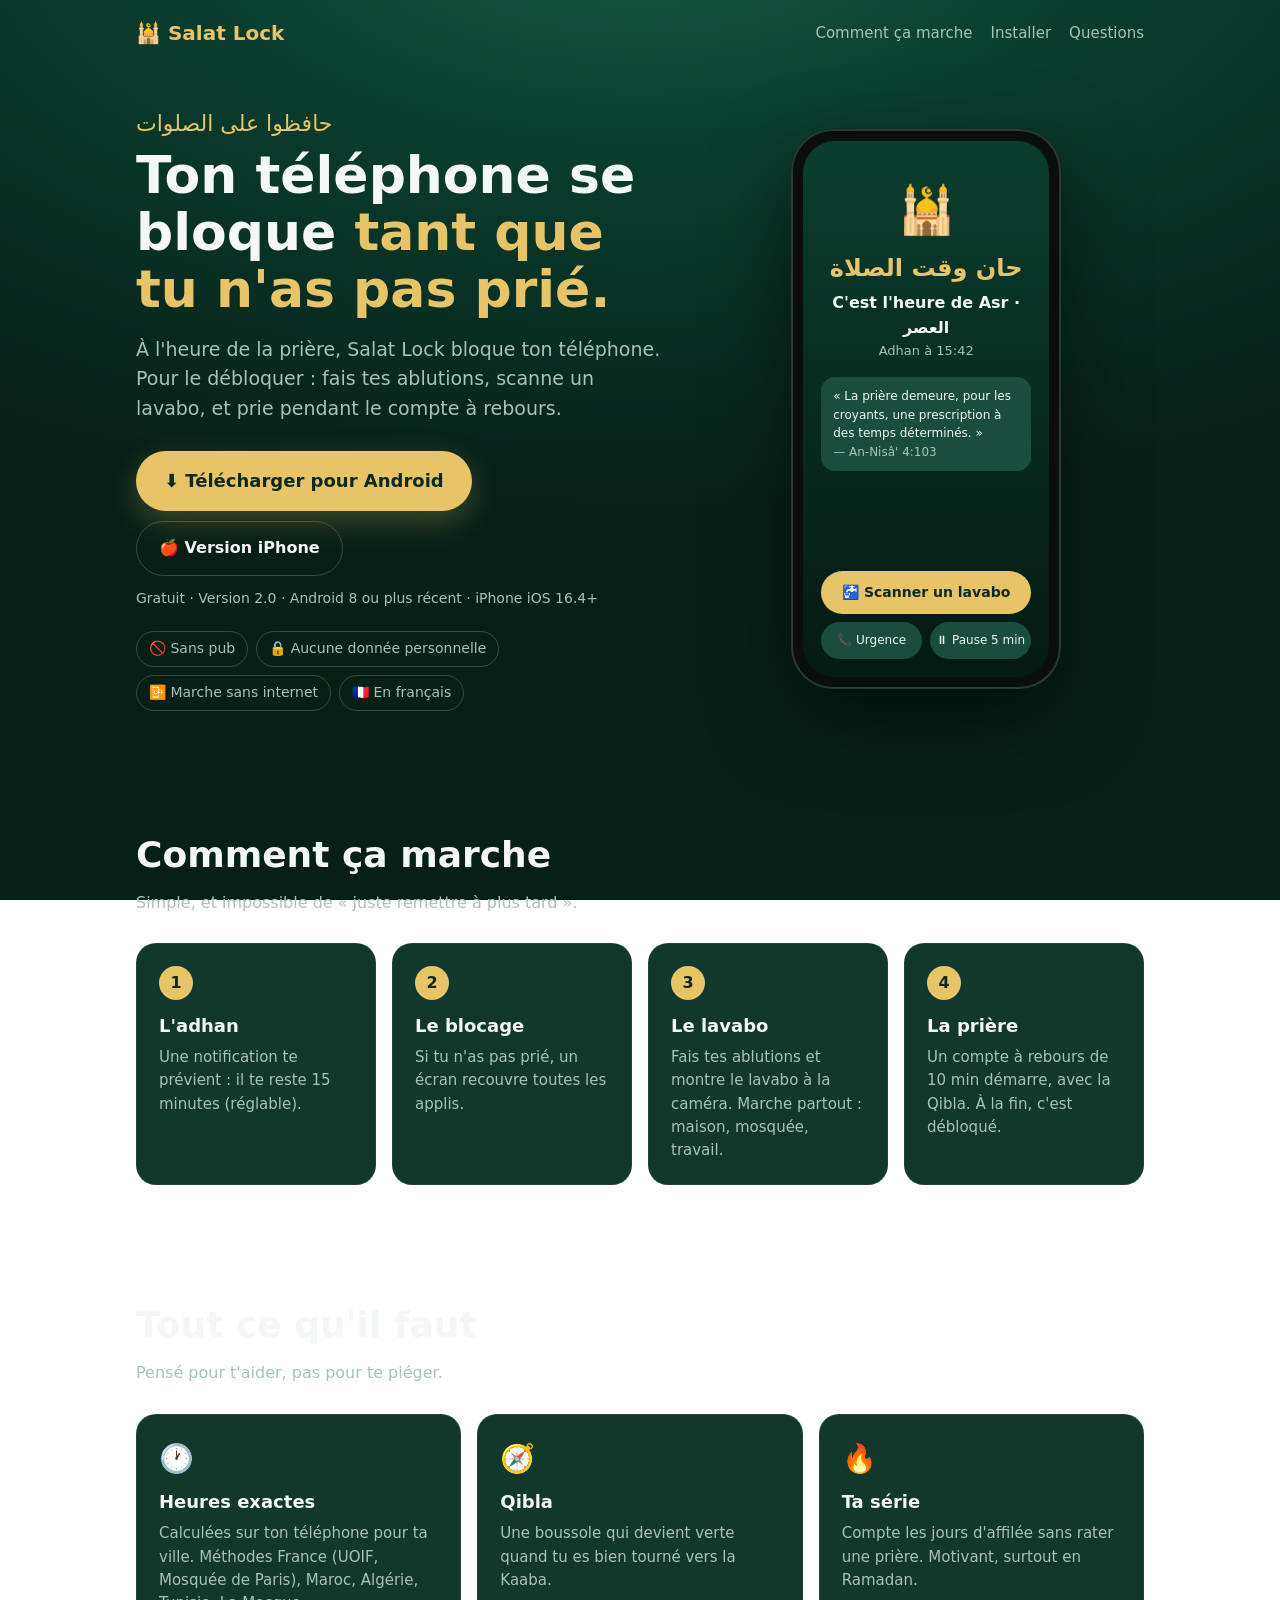
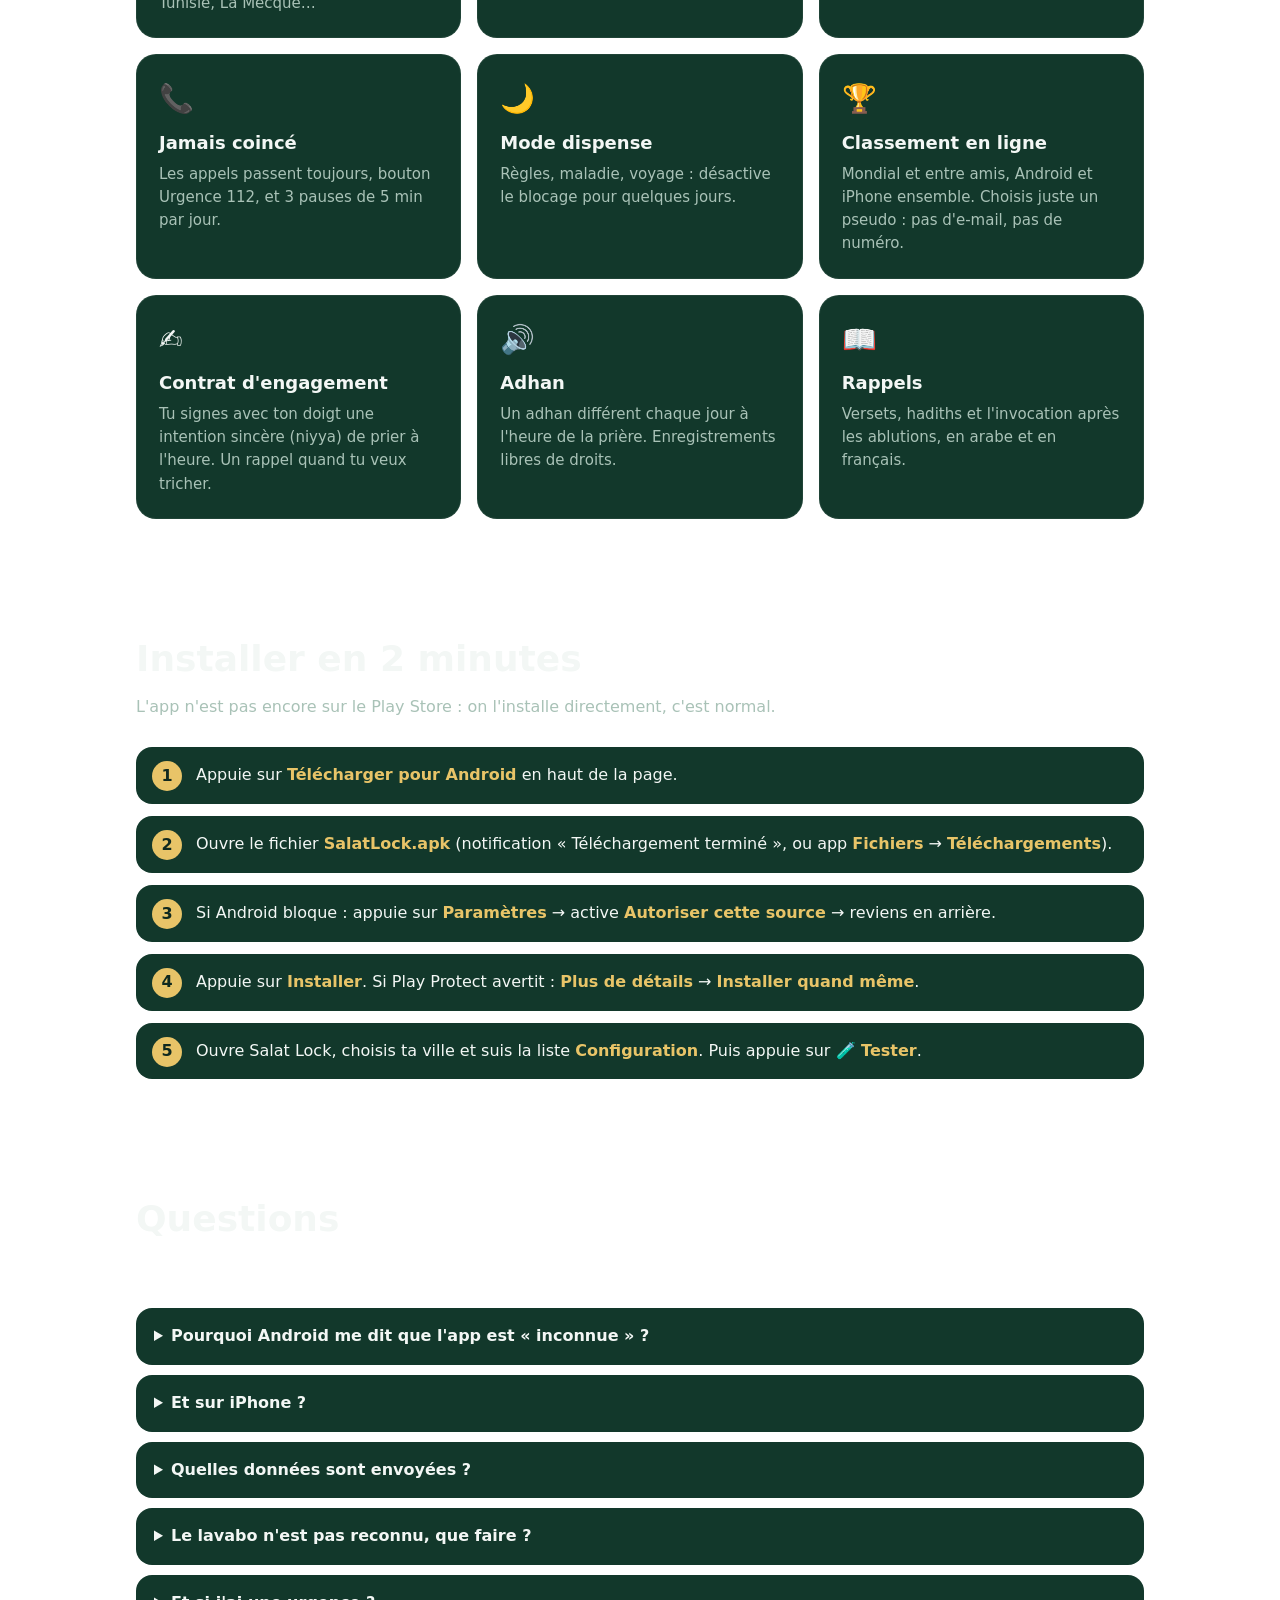
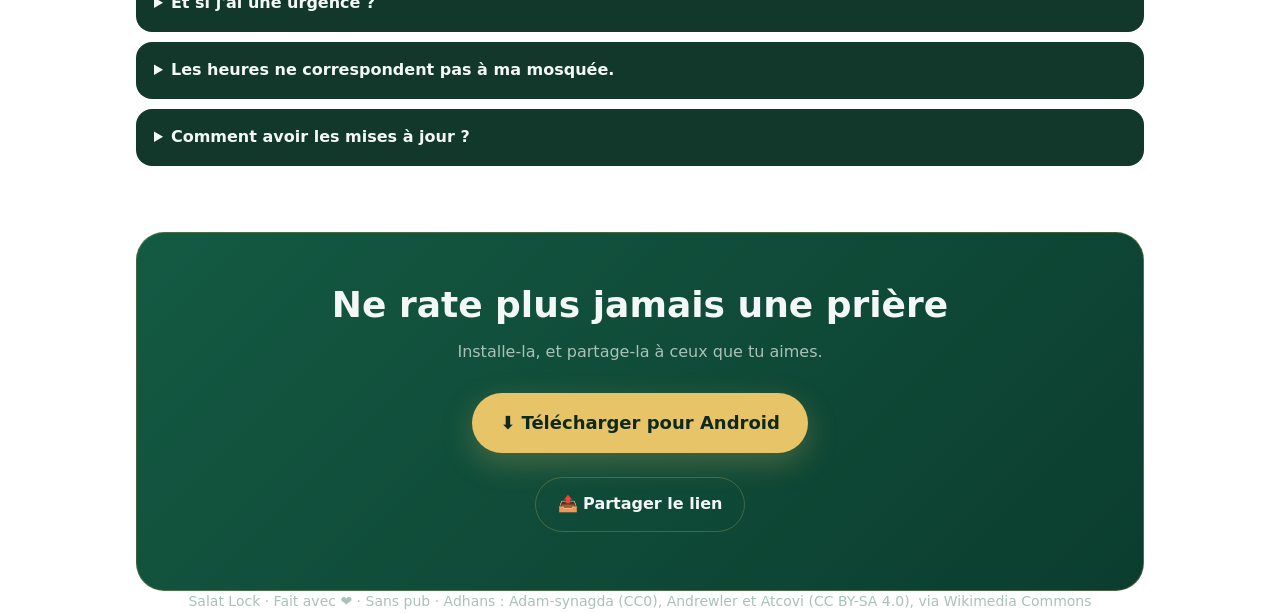
<file: docs/index.html>
<!doctype html>
<html lang="fr">
<head>
<meta charset="utf-8">
<meta name="viewport" content="width=device-width, initial-scale=1">
<title>Salat Lock</title>
<meta name="description" content="Ton téléphone se bloque tant que tu n'as pas prié. Scanne un lavabo, prie, c'est débloqué. Gratuit, sans pub, sans pistage.">
<meta property="og:title" content="Salat Lock 🕌 — Ne rate plus jamais une prière">
<meta property="og:description" content="Le téléphone se bloque à l'heure de la prière. Pour débloquer : scanne un lavabo, puis prie. Gratuit, sans pub.">
<meta name="theme-color" content="#0B3D2E">
<link rel="icon" href="data:image/svg+xml,<svg xmlns='http://www.w3.org/2000/svg' viewBox='0 0 100 100'><rect width='100' height='100' rx='22' fill='%230B3D2E'/><text x='50' y='70' font-size='60' text-anchor='middle'>🕌</text></svg>">
<style>
  :root {
    --bg: #062018; --bg2: #0B3D2E; --card: #12382B; --gold: #E8C468; --text: #F3F7F5;
    --muted: #A9C2B7; --green: #2E9E6B; --line: rgba(232,196,104,.25);
  }
  * { box-sizing: border-box; }
  html { scroll-behavior: smooth; }
  body {
    margin: 0; font-family: system-ui, -apple-system, "Segoe UI", Roboto, sans-serif;
    background: radial-gradient(1200px 600px at 50% -10%, #145a43 0%, var(--bg2) 40%, var(--bg) 100%) fixed;
    color: var(--text); line-height: 1.55;
  }
  .wrap { max-width: 1040px; margin: 0 auto; padding: 0 16px; }
  header { display: flex; align-items: center; justify-content: space-between; padding: 18px 0; }
  .logo { font-weight: 800; font-size: 20px; color: var(--gold); text-decoration: none; }
  .nav a { color: var(--muted); text-decoration: none; margin-left: 18px; font-size: 15px; }
  .hero { display: grid; grid-template-columns: 1.1fr .9fr; gap: 40px; align-items: center; padding: 40px 0 60px; }
  .ar { font-size: 22px; color: var(--gold); margin: 0 0 6px; }
  h1 { font-size: clamp(32px, 5vw, 52px); line-height: 1.1; margin: 0 0 16px; }
  h1 span { color: var(--gold); }
  .lead { font-size: 19px; color: var(--muted); margin: 0 0 28px; max-width: 34em; }
  .btn {
    display: inline-flex; align-items: center; gap: 10px; background: var(--gold); color: #10291F;
    font-weight: 800; font-size: 18px; padding: 16px 28px; border-radius: 999px; text-decoration: none;
    box-shadow: 0 10px 30px rgba(232,196,104,.25); transition: transform .15s;
  }
  .btn:hover { transform: translateY(-2px); }
  .btn.ghost { background: transparent; color: var(--text); border: 1px solid var(--line); box-shadow: none; font-size: 16px; padding: 14px 22px; }
  .small { font-size: 14px; color: var(--muted); margin-top: 12px; }
  .badges { display: flex; flex-wrap: wrap; gap: 8px; margin-top: 22px; }
  .badge { border: 1px solid var(--line); border-radius: 999px; padding: 6px 12px; font-size: 14px; color: var(--muted); }

  /* Téléphone */
  .phone {
    width: 270px; height: 560px; margin: 0 auto; border-radius: 42px; padding: 12px;
    background: #0a0f0d; box-shadow: 0 30px 80px rgba(0,0,0,.5), inset 0 0 0 2px #2a3a33;
  }
  .screen {
    height: 100%; border-radius: 32px; overflow: hidden; text-align: center; padding: 34px 18px 18px;
    background: linear-gradient(#0B3D2E, #041A12); display: flex; flex-direction: column; align-items: center;
  }
  .screen .em { font-size: 46px; }
  .screen .t1 { color: var(--gold); font-size: 24px; font-weight: 800; margin-top: 4px; }
  .screen .t2 { font-weight: 700; margin-top: 4px; }
  .screen .t3 { color: var(--muted); font-size: 13px; }
  .screen .q { background: #1A4D3D; border-radius: 14px; padding: 10px 12px; font-size: 12px; text-align: left; margin-top: 16px; }
  .screen .b { background: var(--gold); color: #10291F; font-weight: 800; border-radius: 999px; padding: 11px; width: 100%; margin-top: auto; font-size: 14px; }
  .screen .row { display: flex; gap: 8px; width: 100%; margin-top: 8px; }
  .screen .row div { flex: 1; background: #1A4D3D; border-radius: 999px; padding: 9px 0; font-size: 12px; }

  section { padding: 56px 0; }
  h2 { font-size: clamp(26px, 3.5vw, 36px); margin: 0 0 8px; }
  .sub { color: var(--muted); margin: 0 0 28px; }
  .steps { display: grid; grid-template-columns: repeat(4, 1fr); gap: 16px; }
  .card { background: var(--card); border: 1px solid rgba(255,255,255,.06); border-radius: 20px; padding: 22px; }
  .card .n { width: 34px; height: 34px; border-radius: 50%; background: var(--gold); color: #10291F; font-weight: 800; display: grid; place-items: center; margin-bottom: 12px; }
  .card h3 { margin: 0 0 6px; font-size: 18px; }
  .card p { margin: 0; color: var(--muted); font-size: 15px; }
  .feats { display: grid; grid-template-columns: repeat(3, 1fr); gap: 16px; }
  .feats .ic { font-size: 28px; margin-bottom: 8px; }
  ol.install { counter-reset: s; list-style: none; padding: 0; margin: 0; display: grid; gap: 12px; }
  ol.install li { counter-increment: s; background: var(--card); border-radius: 16px; padding: 16px 18px 16px 60px; position: relative; }
  ol.install li::before { content: counter(s); position: absolute; left: 16px; top: 14px; width: 30px; height: 30px; border-radius: 50%; background: var(--gold); color: #10291F; font-weight: 800; display: grid; place-items: center; }
  ol.install b { color: var(--gold); }
  details { background: var(--card); border-radius: 16px; padding: 16px 18px; margin-bottom: 10px; }
  summary { cursor: pointer; font-weight: 700; }
  details p { color: var(--muted); margin: 10px 0 0; }
  .cta { text-align: center; background: linear-gradient(135deg, #145a43, #0B3D2E); border: 1px solid var(--line); border-radius: 28px; padding: 44px 20px; }
  footer { text-align: center; color: var(--muted); font-size: 14px; padding: 30px 0 50px; }
  footer a { color: var(--muted); }

  @media (max-width: 860px) {
    .hero { grid-template-columns: 1fr; text-align: center; padding-top: 16px; }
    .lead { margin-left: auto; margin-right: auto; }
    .badges { justify-content: center; }
    .steps { grid-template-columns: 1fr 1fr; }
    .feats { grid-template-columns: 1fr; }
    .nav { display: none; }
  }
  @media (max-width: 480px) { .steps { grid-template-columns: 1fr; } .btn { width: 100%; justify-content: center; } }
</style>
</head>
<body>
<div class="wrap">
  <header>
    <a class="logo" href="#">🕌 Salat Lock</a>
    <nav class="nav"><a href="#comment">Comment ça marche</a><a href="#installer">Installer</a><a href="#faq">Questions</a></nav>
  </header>

  <div class="hero">
    <div>
      <p class="ar">حافظوا على الصلوات</p>
      <h1>Ton téléphone se bloque <span>tant que tu n'as pas prié.</span></h1>
      <p class="lead">À l'heure de la prière, Salat Lock bloque ton téléphone. Pour le débloquer : fais tes ablutions, scanne un lavabo, et prie pendant le compte à rebours.</p>
      <div id="ios" style="display:none">
        <a class="btn" href="app/">🍎 Installer sur iPhone</a>
        <ol class="small" style="text-align:left;margin:14px auto 0;max-width:30em;padding-left:22px;line-height:1.7">
          <li>Ouvre ce lien dans <b>Safari</b></li>
          <li>Appuie sur <b>Partager</b> (carré avec une flèche ⬆️)</li>
          <li>Choisis <b>« Sur l'écran d'accueil »</b>, puis ouvre l'app depuis l'icône</li>
        </ol>
      </div>
      <a class="btn" href="SalatLock.apk" download id="dl">⬇️ Télécharger pour Android</a>
      <a class="btn ghost" href="app/" style="margin-top:10px" id="iosalt">🍎 Version iPhone</a>
      <p class="small">Gratuit · <span id="ver">Version 2.0</span> · Android 8 ou plus récent · iPhone iOS 16.4+</p>
      <div class="badges">
        <span class="badge">🚫 Sans pub</span><span class="badge">🔒 Aucune donnée personnelle</span>
        <span class="badge">📴 Marche sans internet</span><span class="badge">🇫🇷 En français</span>
      </div>
    </div>
    <div class="phone" aria-hidden="true">
      <div class="screen">
        <div class="em">🕌</div>
        <div class="t1">حان وقت الصلاة</div>
        <div class="t2">C'est l'heure de Asr · العصر</div>
        <div class="t3">Adhan à 15:42</div>
        <div class="q">« La prière demeure, pour les croyants, une prescription à des temps déterminés. »<br><span style="color:#A9C2B7">— An-Nisâ' 4:103</span></div>
        <div class="b">🚰 Scanner un lavabo</div>
        <div class="row"><div>📞 Urgence</div><div>⏸ Pause 5 min</div></div>
      </div>
    </div>
  </div>
</div>

<section id="comment">
  <div class="wrap">
    <h2>Comment ça marche</h2>
    <p class="sub">Simple, et impossible de « juste remettre à plus tard ».</p>
    <div class="steps">
      <div class="card"><div class="n">1</div><h3>L'adhan</h3><p>Une notification te prévient : il te reste 15 minutes (réglable).</p></div>
      <div class="card"><div class="n">2</div><h3>Le blocage</h3><p>Si tu n'as pas prié, un écran recouvre toutes les applis.</p></div>
      <div class="card"><div class="n">3</div><h3>Le lavabo</h3><p>Fais tes ablutions et montre le lavabo à la caméra. Marche partout : maison, mosquée, travail.</p></div>
      <div class="card"><div class="n">4</div><h3>La prière</h3><p>Un compte à rebours de 10 min démarre, avec la Qibla. À la fin, c'est débloqué.</p></div>
    </div>
  </div>
</section>

<section>
  <div class="wrap">
    <h2>Tout ce qu'il faut</h2>
    <p class="sub">Pensé pour t'aider, pas pour te piéger.</p>
    <div class="feats">
      <div class="card"><div class="ic">🕐</div><h3>Heures exactes</h3><p>Calculées sur ton téléphone pour ta ville. Méthodes France (UOIF, Mosquée de Paris), Maroc, Algérie, Tunisie, La Mecque…</p></div>
      <div class="card"><div class="ic">🧭</div><h3>Qibla</h3><p>Une boussole qui devient verte quand tu es bien tourné vers la Kaaba.</p></div>
      <div class="card"><div class="ic">🔥</div><h3>Ta série</h3><p>Compte les jours d'affilée sans rater une prière. Motivant, surtout en Ramadan.</p></div>
      <div class="card"><div class="ic">📞</div><h3>Jamais coincé</h3><p>Les appels passent toujours, bouton Urgence 112, et 3 pauses de 5 min par jour.</p></div>
      <div class="card"><div class="ic">🌙</div><h3>Mode dispense</h3><p>Règles, maladie, voyage : désactive le blocage pour quelques jours.</p></div>
      <div class="card"><div class="ic">🏆</div><h3>Classement en ligne</h3><p>Mondial et entre amis, Android et iPhone ensemble. Choisis juste un pseudo : pas d'e-mail, pas de numéro.</p></div>
      <div class="card"><div class="ic">✍️</div><h3>Contrat d'engagement</h3><p>Tu signes avec ton doigt une intention sincère (niyya) de prier à l'heure. Un rappel quand tu veux tricher.</p></div>
      <div class="card"><div class="ic">🔊</div><h3>Adhan</h3><p>Un adhan différent chaque jour à l'heure de la prière. Enregistrements libres de droits.</p></div>
      <div class="card"><div class="ic">📖</div><h3>Rappels</h3><p>Versets, hadiths et l'invocation après les ablutions, en arabe et en français.</p></div>
    </div>
  </div>
</section>

<section id="installer">
  <div class="wrap">
    <h2>Installer en 2 minutes</h2>
    <p class="sub">L'app n'est pas encore sur le Play Store : on l'installe directement, c'est normal.</p>
    <ol class="install">
      <li>Appuie sur <b>Télécharger pour Android</b> en haut de la page.</li>
      <li>Ouvre le fichier <b>SalatLock.apk</b> (notification « Téléchargement terminé », ou app <b>Fichiers</b> → <b>Téléchargements</b>).</li>
      <li>Si Android bloque : appuie sur <b>Paramètres</b> → active <b>Autoriser cette source</b> → reviens en arrière.</li>
      <li>Appuie sur <b>Installer</b>. Si Play Protect avertit : <b>Plus de détails</b> → <b>Installer quand même</b>.</li>
      <li>Ouvre Salat Lock, choisis ta ville et suis la liste <b>Configuration</b>. Puis appuie sur <b>🧪 Tester</b>.</li>
    </ol>
  </div>
</section>

<section id="faq">
  <div class="wrap">
    <h2>Questions</h2>
    <p class="sub">&nbsp;</p>
    <details><summary>Pourquoi Android me dit que l'app est « inconnue » ?</summary><p>Parce qu'elle ne vient pas du Play Store. Android affiche ce message pour toutes les apps installées comme ça. Salat Lock ne contient ni pub ni pistage et fonctionne sans internet.</p></details>
    <details><summary>Et sur iPhone ?</summary><p>Oui ! Ouvre <a href="app/" style="color:var(--gold)">la version iPhone</a> dans Safari, ajoute-la à l'écran d'accueil (Partager → « Sur l'écran d'accueil »), puis suis le guide pour créer le Raccourci (5 minutes). Le Raccourci t'envoie sur Salat Lock quand tu ouvres TikTok, Instagram… à l'heure de la prière.</p></details>
    <details><summary>Quelles données sont envoyées ?</summary><p>Aucune donnée personnelle. Un compteur anonyme d'installations (un code au hasard). Si tu rejoins le classement : ton pseudo, ta série et ton nombre de prières. Sur iPhone, tes horaires de prière avec un code au hasard, pour que le Raccourci sache quand bloquer. Pas de nom, pas d'e-mail, pas de numéro, pas de pub.</p></details>
    <details><summary>Le lavabo n'est pas reconnu, que faire ?</summary><p>Recule un peu pour avoir tout le lavabo dans le cadre, avec de la lumière. Tu peux aussi monter la sensibilité dans les Réglages.</p></details>
    <details><summary>Et si j'ai une urgence ?</summary><p>Les appels entrants ne sont jamais bloqués, le bouton Urgence appelle le 112, et tu as 3 pauses de 5 minutes par jour.</p></details>
    <details><summary>Les heures ne correspondent pas à ma mosquée.</summary><p>Dans Réglages, change la méthode de calcul (par exemple UOIF 12° ou Mosquée de Paris en France, Habous au Maroc).</p></details>
    <details><summary>Comment avoir les mises à jour ?</summary><p>L'app te prévient toute seule quand une nouvelle version est disponible. Elle s'installe par-dessus, tes réglages et ta série sont gardés.</p></details>
  </div>
</section>

<div class="wrap">
  <div class="cta">
    <h2>Ne rate plus jamais une prière</h2>
    <p class="sub">Installe-la, et partage-la à ceux que tu aimes.</p>
    <a class="btn" href="SalatLock.apk" download>⬇️ Télécharger pour Android</a>
    <p class="small"><a class="btn ghost" href="#" id="share" style="margin-top:12px">📤 Partager le lien</a></p>
  </div>
</div>

<footer class="wrap">Salat Lock · Fait avec ❤️ · Sans pub · Adhans : Adam-synagda (CC0), Andrewler et Atcovi (CC BY-SA 4.0), via Wikimedia Commons</footer>

<script>
  // iPhone / iPad : on met en avant l'installation iPhone.
  const isIOS = /iPhone|iPad|iPod/.test(navigator.userAgent) || (navigator.platform === 'MacIntel' && navigator.maxTouchPoints > 1);
  if (isIOS) {
    document.getElementById('ios').style.display = 'block';
    const dl = document.getElementById('dl'); dl.classList.add('ghost'); dl.style.marginTop = '12px'; dl.textContent = '🤖 Version Android';
    document.getElementById('iosalt').style.display = 'none';
    document.querySelectorAll('.cta a.btn[download]').forEach(a => { a.href = 'app/'; a.removeAttribute('download'); a.textContent = '🍎 Installer sur iPhone'; });
  }
  // Affiche la version publiée et active le bouton de partage.
  fetch('version.json?t=' + Date.now()).then(r => r.json()).then(v => {
    document.getElementById('ver').textContent = 'Version ' + v.versionName;
  }).catch(() => {});
  document.getElementById('share').addEventListener('click', e => {
    e.preventDefault();
    const data = { title: 'Salat Lock', text: "Le téléphone se bloque tant que tu n'as pas prié 🕌 Gratuit, sans pub :", url: location.href.split('#')[0] };
    if (navigator.share) navigator.share(data).catch(() => {});
    else { navigator.clipboard.writeText(data.url); e.target.textContent = '✅ Lien copié'; }
  });
</script>
</body>
</html>
</file>
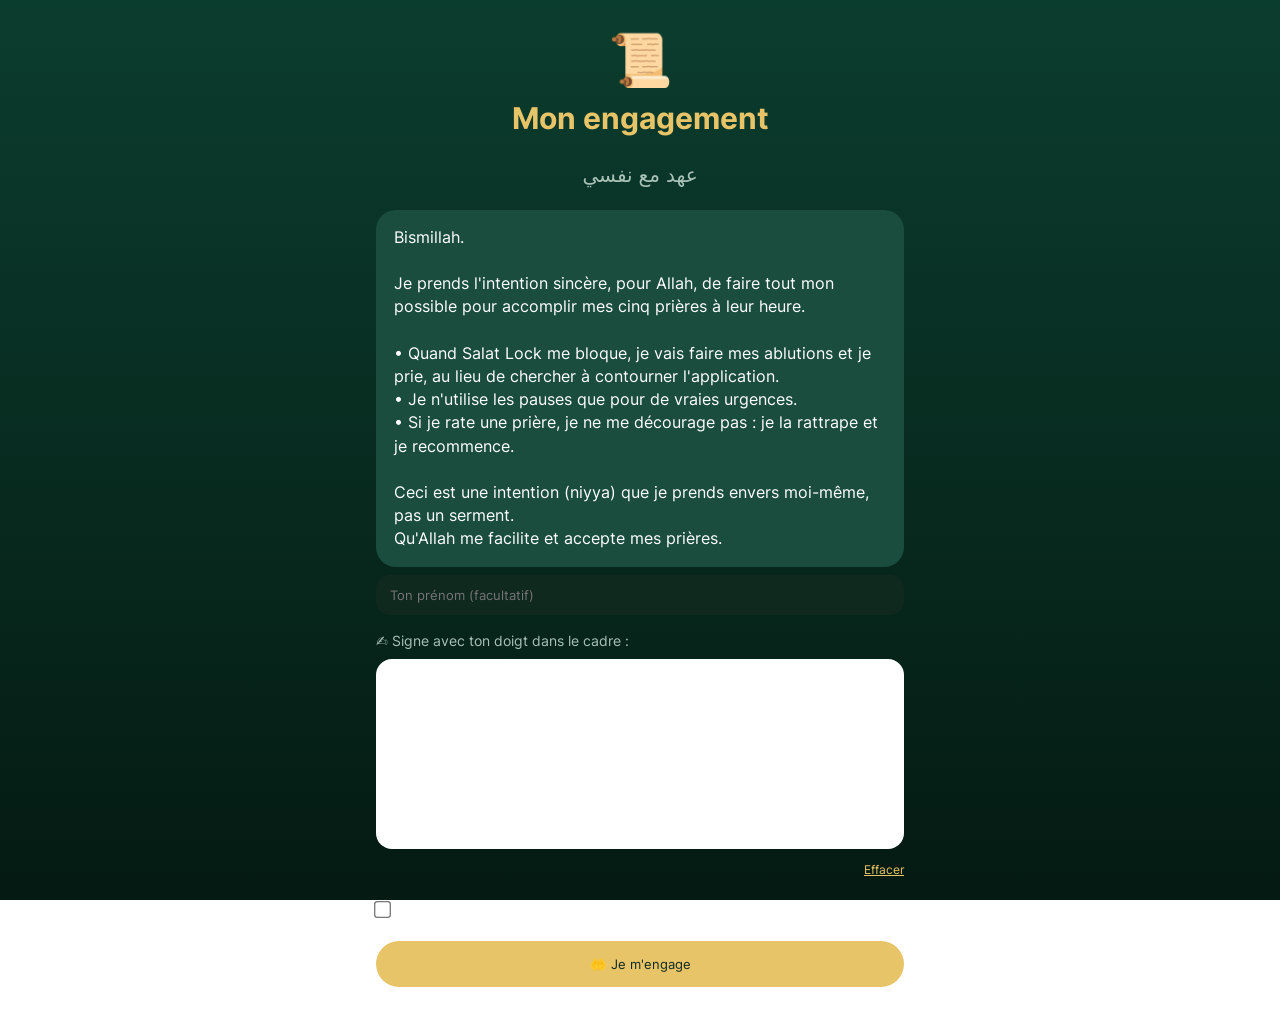
<file: docs/app/index.html>
<!doctype html>
<html lang="fr">
<head>
<meta charset="utf-8">
<meta name="viewport" content="width=device-width, initial-scale=1, viewport-fit=cover">
<title>Salat Lock</title>
<meta name="description" content="Ton téléphone se bloque tant que tu n'as pas prié.">
<meta name="theme-color" content="#0B3D2E">
<meta name="apple-mobile-web-app-capable" content="yes">
<meta name="mobile-web-app-capable" content="yes">
<meta name="apple-mobile-web-app-status-bar-style" content="black-translucent">
<meta name="apple-mobile-web-app-title" content="Salat Lock">
<link rel="apple-touch-icon" href="icons/icon-180.png">
<link rel="icon" href="icons/icon-192.png">
<link rel="manifest" href="manifest.webmanifest">
<link rel="stylesheet" href="style.css">
</head>
<body>
<main id="app"><p class="muted center" style="margin-top:40vh">Chargement…</p></main>
<div id="toast"></div>
<script src="vendor/adhan.min.js"></script>
<script src="app.js"></script>
</body>
</html>
</file>
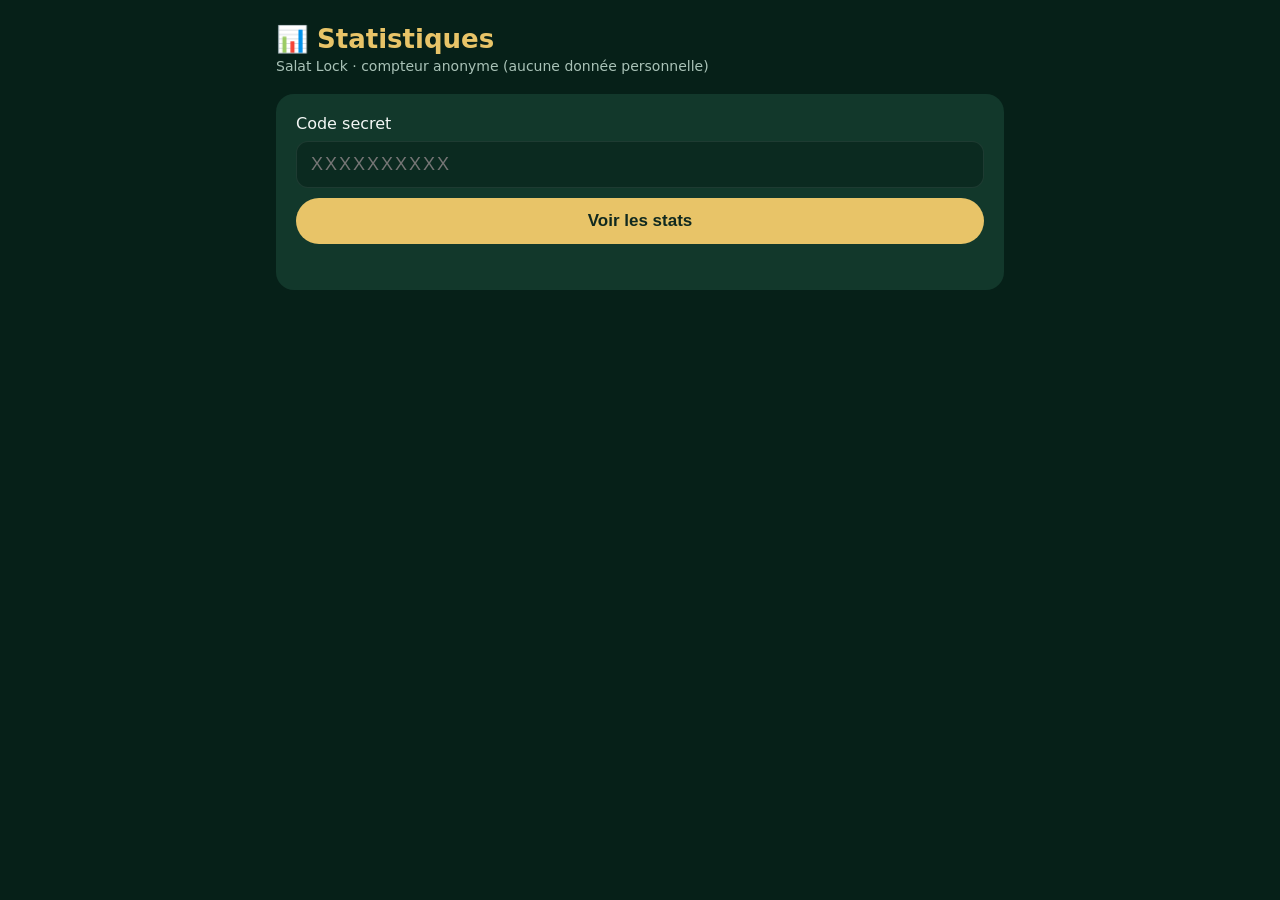
<file: docs/stats.html>
<!doctype html>
<html lang="fr">
<head>
<meta charset="utf-8">
<meta name="viewport" content="width=device-width, initial-scale=1">
<meta name="robots" content="noindex">
<title>Salat Lock · Stats</title>
<style>
  :root { --bg:#062018; --card:#12382B; --gold:#E8C468; --text:#F3F7F5; --muted:#A9C2B7; --line:rgba(255,255,255,.08); }
  * { box-sizing: border-box; }
  body { margin:0; font-family: system-ui, -apple-system, "Segoe UI", Roboto, sans-serif; background: var(--bg); color: var(--text); }
  .wrap { max-width: 760px; margin: 0 auto; padding: 24px 16px 60px; }
  h1 { color: var(--gold); margin: 0 0 4px; font-size: 26px; }
  .sub { color: var(--muted); margin: 0 0 20px; font-size: 14px; }
  .login { background: var(--card); border-radius: 18px; padding: 20px; }
  input { width: 100%; font-size: 18px; padding: 12px 14px; border-radius: 12px; border: 1px solid var(--line); background: #0b2a20; color: var(--text); letter-spacing: 2px; }
  button { margin-top: 10px; width: 100%; font-size: 17px; font-weight: 800; padding: 13px; border: 0; border-radius: 999px; background: var(--gold); color: #10291F; cursor: pointer; }
  .err { color: #ff8a80; margin-top: 10px; min-height: 1em; }
  .tiles { display: grid; grid-template-columns: repeat(2, 1fr); gap: 12px; }
  .tile { background: var(--card); border-radius: 18px; padding: 16px; }
  .tile .v { font-size: 34px; font-weight: 800; color: var(--text); font-variant-numeric: tabular-nums; }
  .tile .l { font-size: 13px; color: var(--muted); margin-top: 2px; }
  .tile.hero { grid-column: 1 / -1; }
  .tile.hero .v { font-size: 52px; color: var(--gold); }
  .tile.hero .l span { color: var(--text); }
  h2 { font-size: 17px; margin: 26px 0 10px; }
  .chart { background: var(--card); border-radius: 18px; padding: 16px 12px 10px; position: relative; }
  .bars { display: flex; align-items: flex-end; gap: 2px; height: 160px; border-bottom: 1px solid var(--line); }
  .bar { flex: 1; display: flex; align-items: flex-end; height: 100%; cursor: default; }
  .bar i { display: block; width: 100%; background: var(--gold); border-radius: 4px 4px 0 0; min-height: 2px; }
  .bar.zero i { background: var(--line); }
  .bar:hover i { filter: brightness(1.15); }
  .axis { display: flex; justify-content: space-between; color: var(--muted); font-size: 11px; margin-top: 6px; }
  .tip { position: absolute; pointer-events: none; background: #0b2a20; border: 1px solid var(--line); color: var(--text); font-size: 13px; padding: 6px 10px; border-radius: 10px; opacity: 0; transform: translate(-50%, -110%); white-space: nowrap; }
  table { width: 100%; border-collapse: collapse; font-size: 14px; }
  td { padding: 8px 4px; border-bottom: 1px solid var(--line); }
  td:last-child { text-align: right; font-variant-numeric: tabular-nums; }
  .muted { color: var(--muted); font-size: 12px; margin-top: 14px; }
  a { color: var(--muted); }
  #dash { display: none; }
</style>
</head>
<body>
<div class="wrap">
  <h1>📊 Statistiques</h1>
  <p class="sub">Salat Lock · compteur anonyme (aucune donnée personnelle)</p>

  <div class="login" id="login">
    <label for="code" style="display:block;margin-bottom:8px">Code secret</label>
    <input id="code" autocomplete="off" autocapitalize="characters" placeholder="XXXXXXXXXX">
    <button id="go">Voir les stats</button>
    <div class="err" id="err"></div>
  </div>

  <div id="dash">
    <div class="tiles">
      <div class="tile hero"><div class="v" id="installs">–</div><div class="l">installations au total · <span id="split"></span></div></div>
      <div class="tile"><div class="v" id="a1">–</div><div class="l">actifs aujourd'hui</div></div>
      <div class="tile"><div class="v" id="a7">–</div><div class="l">actifs sur 7 jours</div></div>
      <div class="tile"><div class="v" id="a30">–</div><div class="l">actifs sur 30 jours</div></div>
      <div class="tile"><div class="v" id="players">–</div><div class="l">joueurs au classement</div></div>
      <div class="tile"><div class="v" id="ptoday">–</div><div class="l">prières validées aujourd'hui</div></div>
      <div class="tile"><div class="v" id="ptotal">–</div><div class="l">prières validées au total</div></div>
    </div>

    <h2>Nouvelles installations par jour (30 jours)</h2>
    <div class="chart" id="chart">
      <div class="bars" id="bars"></div>
      <div class="axis"><span id="ax0"></span><span id="ax1"></span></div>
      <div class="tip" id="tip"></div>
    </div>

    <h2>Versions utilisées (30 jours)</h2>
    <div class="chart"><table id="versions"></table></div>

    <p class="muted">Mis à jour à chaque ouverture de cette page. <a href="#" id="logout">Se déconnecter</a></p>
  </div>
</div>
<script>
  const URL_BASE = 'https://efagehkrrahnjshhvdhp.supabase.co';
  const KEY = 'sb_publishable_zsoHntdsdW6lfKKK6HHsIw_mWlpSzgc';
  const $ = id => document.getElementById(id);
  const fmt = n => Number(n).toLocaleString('fr-FR');
  const store = { get() { try { return localStorage.getItem('sl_stats') || ''; } catch { return ''; } },
                  set(v) { try { v ? localStorage.setItem('sl_stats', v) : localStorage.removeItem('sl_stats'); } catch {} } };

  async function load(code) {
    $('err').textContent = 'Chargement…';
    try {
      const r = await fetch(URL_BASE + '/rest/v1/rpc/stats', { method: 'POST',
        headers: { apikey: KEY, 'Content-Type': 'application/json' }, body: JSON.stringify({ p_code: code }) });
      const d = await r.json();
      if (!r.ok) throw new Error(d.message || 'Erreur');
      store.set(code); show(d);
    } catch (e) {
      $('err').textContent = e.message === 'code incorrect' ? 'Code incorrect' : 'Erreur : ' + e.message;
      $('login').style.display = ''; $('dash').style.display = 'none';
    }
  }

  function show(d) {
    $('login').style.display = 'none'; $('dash').style.display = 'block';
    $('installs').textContent = fmt(d.installs);
    $('split').textContent = `🤖 ${fmt(d.android)} Android · 🍎 ${fmt(d.ios)} iPhone`;
    $('a1').textContent = fmt(d.active_today); $('a7').textContent = fmt(d.active_7d); $('a30').textContent = fmt(d.active_30d);
    $('players').textContent = fmt(d.players); $('ptoday').textContent = fmt(d.prayers_today); $('ptotal').textContent = fmt(d.prayers_total);
    // 30 derniers jours, jours sans installation compris
    const map = Object.fromEntries((d.new_per_day || []).map(x => [x.day, x.n]));
    const days = [];
    for (let i = 29; i >= 0; i--) { const t = new Date(); t.setDate(t.getDate() - i); days.push(t.toISOString().slice(0, 10)); }
    const max = Math.max(1, ...days.map(k => map[k] || 0));
    const bars = $('bars'); bars.innerHTML = '';
    const tip = $('tip'), chart = $('chart');
    for (const k of days) {
      const n = map[k] || 0, b = document.createElement('div');
      b.className = 'bar' + (n ? '' : ' zero');
      b.innerHTML = `<i style="height:${Math.max(1.5, 100 * n / max)}%"></i>`;
      const label = new Date(k + 'T12:00').toLocaleDateString('fr-FR', { day: 'numeric', month: 'short' });
      b.setAttribute('aria-label', `${label} : ${n} installation(s)`);
      b.addEventListener('mouseenter', () => { tip.textContent = `${label} · ${n} installation${n > 1 ? 's' : ''}`; tip.style.opacity = 1; });
      b.addEventListener('mousemove', e => { const r = chart.getBoundingClientRect(); tip.style.left = (e.clientX - r.left) + 'px'; tip.style.top = (e.clientY - r.top) + 'px'; });
      b.addEventListener('mouseleave', () => tip.style.opacity = 0);
      b.addEventListener('click', () => { tip.textContent = `${label} · ${n} installation${n > 1 ? 's' : ''}`; tip.style.opacity = 1; const r = chart.getBoundingClientRect(), br = b.getBoundingClientRect(); tip.style.left = (br.left + br.width / 2 - r.left) + 'px'; tip.style.top = (br.top - r.top + 20) + 'px'; });
      bars.appendChild(b);
    }
    const short = k => new Date(k + 'T12:00').toLocaleDateString('fr-FR', { day: 'numeric', month: 'short' });
    $('ax0').textContent = short(days[0]); $('ax1').textContent = "aujourd'hui";
    const v = Object.entries(d.versions || {}).sort((a, b) => b[1] - a[1]);
    $('versions').innerHTML = v.length ? v.map(([k, n]) => `<tr><td>${k.startsWith('web') ? '🍎 iPhone ' + k : '🤖 Android ' + k}</td><td>${fmt(n)}</td></tr>`).join('')
      : '<tr><td>Aucune donnée pour l\'instant</td><td></td></tr>';
  }

  $('go').addEventListener('click', () => load($('code').value.trim().toUpperCase()));
  $('code').addEventListener('keydown', e => { if (e.key === 'Enter') $('go').click(); });
  $('logout').addEventListener('click', e => { e.preventDefault(); store.set(''); location.reload(); });
  const saved = store.get(); if (saved) load(saved);
</script>
</body>
</html>
</file>
<file: docs/app/style.css>
:root { --bg:#062018; --bg2:#0B3D2E; --card:#1A4D3D; --dark:#10291F; --gold:#E8C468; --text:#fff; --muted:#A9C2B7; --green:#2E9E6B; --red:#e57373; }
* { box-sizing: border-box; -webkit-tap-highlight-color: transparent; }
html, body { margin: 0; min-height: 100%; }
body { background: linear-gradient(#0B3D2E, #041A12) fixed; color: var(--text); font: 16px/1.45 -apple-system, system-ui, "Segoe UI", Roboto, sans-serif; }
main { max-width: 560px; margin: 0 auto; padding: calc(env(safe-area-inset-top) + 22px) 16px calc(env(safe-area-inset-bottom) + 40px); }
h1 { color: var(--gold); font-size: 30px; margin: 0; text-align: center; }
h2 { color: var(--gold); font-size: 19px; margin: 24px 0 8px; }
.ar { font-size: 26px; color: var(--gold); text-align: center; }
.center { text-align: center; }
.muted { color: var(--muted); font-size: 14px; }
.small { font-size: 12px; }
.card { background: var(--card); border-radius: 20px; padding: 16px 18px; margin-top: 14px; }
.btn { display: block; width: 100%; border: 0; border-radius: 999px; padding: 15px 18px; margin-top: 12px; font: 800 17px/1.2 inherit; font-family: inherit;
  background: var(--gold); color: var(--dark); cursor: pointer; text-align: center; text-decoration: none; }
.btn.alt { background: var(--card); color: var(--text); font-size: 15px; }
.btn.red { background: #8e3b3b; color: #fff; font-size: 15px; }
.btn:active { transform: scale(.98); }
.row { display: flex; gap: 10px; align-items: center; }
.row > * { flex: 1; }
.times .t { display: flex; justify-content: space-between; padding: 7px 0; font-size: 17px; }
.times .t b { color: var(--gold); }
.stats { display: flex; text-align: center; }
.stats div { flex: 1; } .stats .v { font-size: 26px; font-weight: 800; color: var(--gold); }
input, select { width: 100%; font: 16px inherit; font-family: inherit; padding: 12px 14px; border-radius: 14px; border: 0; background: var(--dark); color: var(--text); margin-top: 8px; }
input[type=range] { padding: 0; accent-color: var(--gold); background: none; }
input[type=checkbox] { width: auto; margin: 0 10px 0 0; accent-color: var(--gold); transform: scale(1.3); }
label.chk { display: flex; align-items: center; padding: 8px 0; }
.big { font-size: 78px; font-weight: 800; text-align: center; font-variant-numeric: tabular-nums; letter-spacing: 2px; }
.lock { text-align: center; }
.lock .em { font-size: 64px; margin-top: 10px; }
.banner { background: var(--green); border-radius: 18px; padding: 14px 16px; margin-top: 14px; }
.cam { position: relative; border-radius: 22px; overflow: hidden; background: #000; aspect-ratio: 3/4; margin-top: 12px; }
.cam video { width: 100%; height: 100%; object-fit: cover; display: block; }
.cam .frame { position: absolute; inset: 15%; border: 4px solid var(--gold); border-radius: 22px; transition: border-color .2s; }
.cam .frame.ok { border-color: var(--green); }
.bar { height: 14px; background: var(--dark); border-radius: 7px; overflow: hidden; margin-top: 12px; }
.bar i { display: block; height: 100%; width: 0; background: var(--gold); border-radius: 7px; transition: width .15s; }
.lb .r { display: flex; align-items: center; padding: 10px 8px; border-radius: 12px; }
.lb .r.me { background: var(--green); }
.lb .r .n { width: 46px; font-weight: 800; } .lb .r .p { flex: 1; } .lb .r .s { width: 70px; text-align: right; color: var(--gold); font-weight: 800; } .lb .r .c { width: 54px; text-align: right; color: var(--muted); }
.tabs { display: flex; gap: 10px; } .tabs .btn { margin-top: 14px; }
.compass { width: 240px; height: 240px; margin: 14px auto 0; position: relative; }
.compass svg { width: 100%; height: 100%; }
canvas.sig { width: 100%; height: 190px; background: #fff; border-radius: 16px; touch-action: none; margin-top: 8px; display: block; }
.step { display: flex; gap: 12px; padding: 10px 0; border-bottom: 1px solid rgba(255,255,255,.07); }
.step .k { flex: 0 0 30px; height: 30px; border-radius: 50%; background: var(--gold); color: var(--dark); font-weight: 800; display: grid; place-items: center; }
.copy { display: flex; gap: 8px; margin-top: 8px; }
.copy input { margin: 0; font-size: 12px; }
.copy button { flex: 0 0 auto; border: 0; border-radius: 12px; background: var(--gold); color: var(--dark); font-weight: 800; padding: 0 14px; }
.back { background: none; border: 0; color: var(--muted); font-size: 16px; padding: 4px 0; cursor: pointer; }
#toast { position: fixed; left: 50%; bottom: calc(env(safe-area-inset-bottom) + 24px); transform: translateX(-50%); background: #0b2a20; border: 1px solid rgba(255,255,255,.12);
  color: #fff; padding: 12px 18px; border-radius: 14px; font-size: 15px; opacity: 0; pointer-events: none; transition: opacity .25s; max-width: 90vw; text-align: center; }
#toast.on { opacity: 1; }

/* ===================== v2 : police, onglets, nouveaux blocs ===================== */
@font-face { font-family: Inter; font-weight: 400; font-display: swap; src: url(fonts/inter-latin-400-normal.woff2) format('woff2'); }
@font-face { font-family: Inter; font-weight: 700; font-display: swap; src: url(fonts/inter-latin-700-normal.woff2) format('woff2'); }
@font-face { font-family: Inter; font-weight: 800; font-display: swap; src: url(fonts/inter-latin-800-normal.woff2) format('woff2'); }
body { font-family: Inter, -apple-system, system-ui, sans-serif; }
.top { position: sticky; top: 0; z-index: 5; margin: calc(-1 * (env(safe-area-inset-top) + 22px)) -16px 6px; padding: calc(env(safe-area-inset-top) + 14px) 16px 10px;
  background: linear-gradient(#0B3D2E 70%, rgba(11,61,46,0)); }
.brand { display: flex; align-items: center; gap: 8px; } .brand b { color: var(--gold); font-size: 22px; font-weight: 800; flex: 1; } .brand small { color: var(--muted); font-size: 12px; }
.tabbar { display: flex; background: #13392D; border-radius: 22px; padding: 4px; margin-top: 12px; }
.tabbar button { flex: 1; border: 0; background: none; color: var(--muted); font: 700 11.5px/1.2 Inter, sans-serif; padding: 7px 0; border-radius: 18px; cursor: pointer; }
.tabbar button span { display: block; font-size: 17px; margin-bottom: 2px; }
.tabbar button.on { background: var(--gold); color: var(--dark); font-weight: 800; }
.hero { background: linear-gradient(135deg, #1F6B52, #0F4334); border: 1px solid #2A5A4A; border-radius: 24px; padding: 18px 20px 20px; margin-top: 10px; }
.hero .k { color: var(--gold); font-size: 12px; font-weight: 800; letter-spacing: .12em; margin-top: 12px; }
.hero .n { display: flex; align-items: baseline; justify-content: space-between; } .hero .n b { font-size: 34px; font-weight: 800; } .hero .n span { color: var(--gold); font-size: 26px; }
.hero .w { display: flex; align-items: center; justify-content: space-between; margin-top: 2px; } .hero .w b { font-size: 22px; }
.pill { background: rgba(0,0,0,.2); border-radius: 16px; padding: 6px 12px; font-weight: 700; font-variant-numeric: tabular-nums; }
.chips { display: flex; gap: 6px; margin-top: 12px; }
.chips div { flex: 1; text-align: center; background: var(--card); border-radius: 18px; padding: 10px 0; }
.chips div b { display: block; font-size: 16px; } .chips div i { display: block; font-style: normal; font-weight: 700; font-size: 12.5px; margin-top: 2px; } .chips div small { color: var(--muted); font-size: 12px; }
.chips .done { background: var(--green); } .chips .next { background: var(--gold); color: var(--dark); } .chips .next small { color: var(--dark); } .chips .off { opacity: .45; }
.tiles2 { display: flex; gap: 10px; margin-top: 14px; } .tiles2 div { flex: 1; background: var(--card); border-radius: 20px; padding: 14px 10px; text-align: center; }
.tiles2 .v { font-size: 26px; font-weight: 800; color: var(--gold); }
.menu { display: flex; align-items: center; gap: 12px; background: var(--card); border-radius: 18px; padding: 14px 14px 14px 16px; margin-top: 8px; cursor: pointer; }
.menu .i { font-size: 22px; width: 32px; text-align: center; } .menu .t { flex: 1; } .menu .t b { display: block; font-size: 16px; } .menu .t small { color: var(--muted); font-size: 13px; } .menu .c { color: var(--muted); font-size: 24px; }
.sec { color: var(--muted); font-size: 13px; font-weight: 700; margin: 20px 0 0; }
.seg { display: flex; background: #13392D; border-radius: 22px; padding: 4px; margin-top: 14px; }
.seg button { flex: 1; border: 0; background: none; color: var(--muted); font: 800 14px Inter, sans-serif; padding: 10px; border-radius: 18px; }
.seg button.on { background: var(--gold); color: var(--dark); }
.podium { display: flex; align-items: flex-end; gap: 8px; margin-top: 14px; text-align: center; }
.podium div { flex: 1; } .podium .m { font-size: 28px; } .podium b { display: block; font-size: 13.5px; overflow: hidden; text-overflow: ellipsis; white-space: nowrap; }
.podium .s { color: var(--gold); font-weight: 800; font-size: 13px; } .podium .bar2 { border-radius: 14px; background: var(--card); margin-top: 6px; }
.podium .p1 .bar2 { background: var(--gold); height: 120px; } .podium .p2 .bar2 { height: 96px; } .podium .p3 .bar2 { height: 80px; } .podium .me .bar2 { background: var(--green); }
.mecard { background: linear-gradient(135deg, #1F6B52, #0F4334); border: 1px solid #2A5A4A; border-radius: 22px; padding: 16px 18px; margin-top: 8px; }
.mecard .h { display: flex; align-items: center; } .mecard .h div { flex: 1; } .mecard .h b { font-size: 20px; } .mecard .h .r { color: var(--gold); font-weight: 700; font-size: 14px; } .mecard .h .big2 { color: var(--gold); font-size: 30px; font-weight: 800; }
.mecard .code { display: flex; align-items: center; background: rgba(0,0,0,.2); border-radius: 14px; padding: 8px 8px 8px 12px; margin-top: 10px; font-weight: 700; } .mecard .code span { flex: 1; }
.mecard .code button { border: 0; background: none; color: var(--gold); font: 800 13px Inter, sans-serif; padding: 6px 10px; }
</file>
